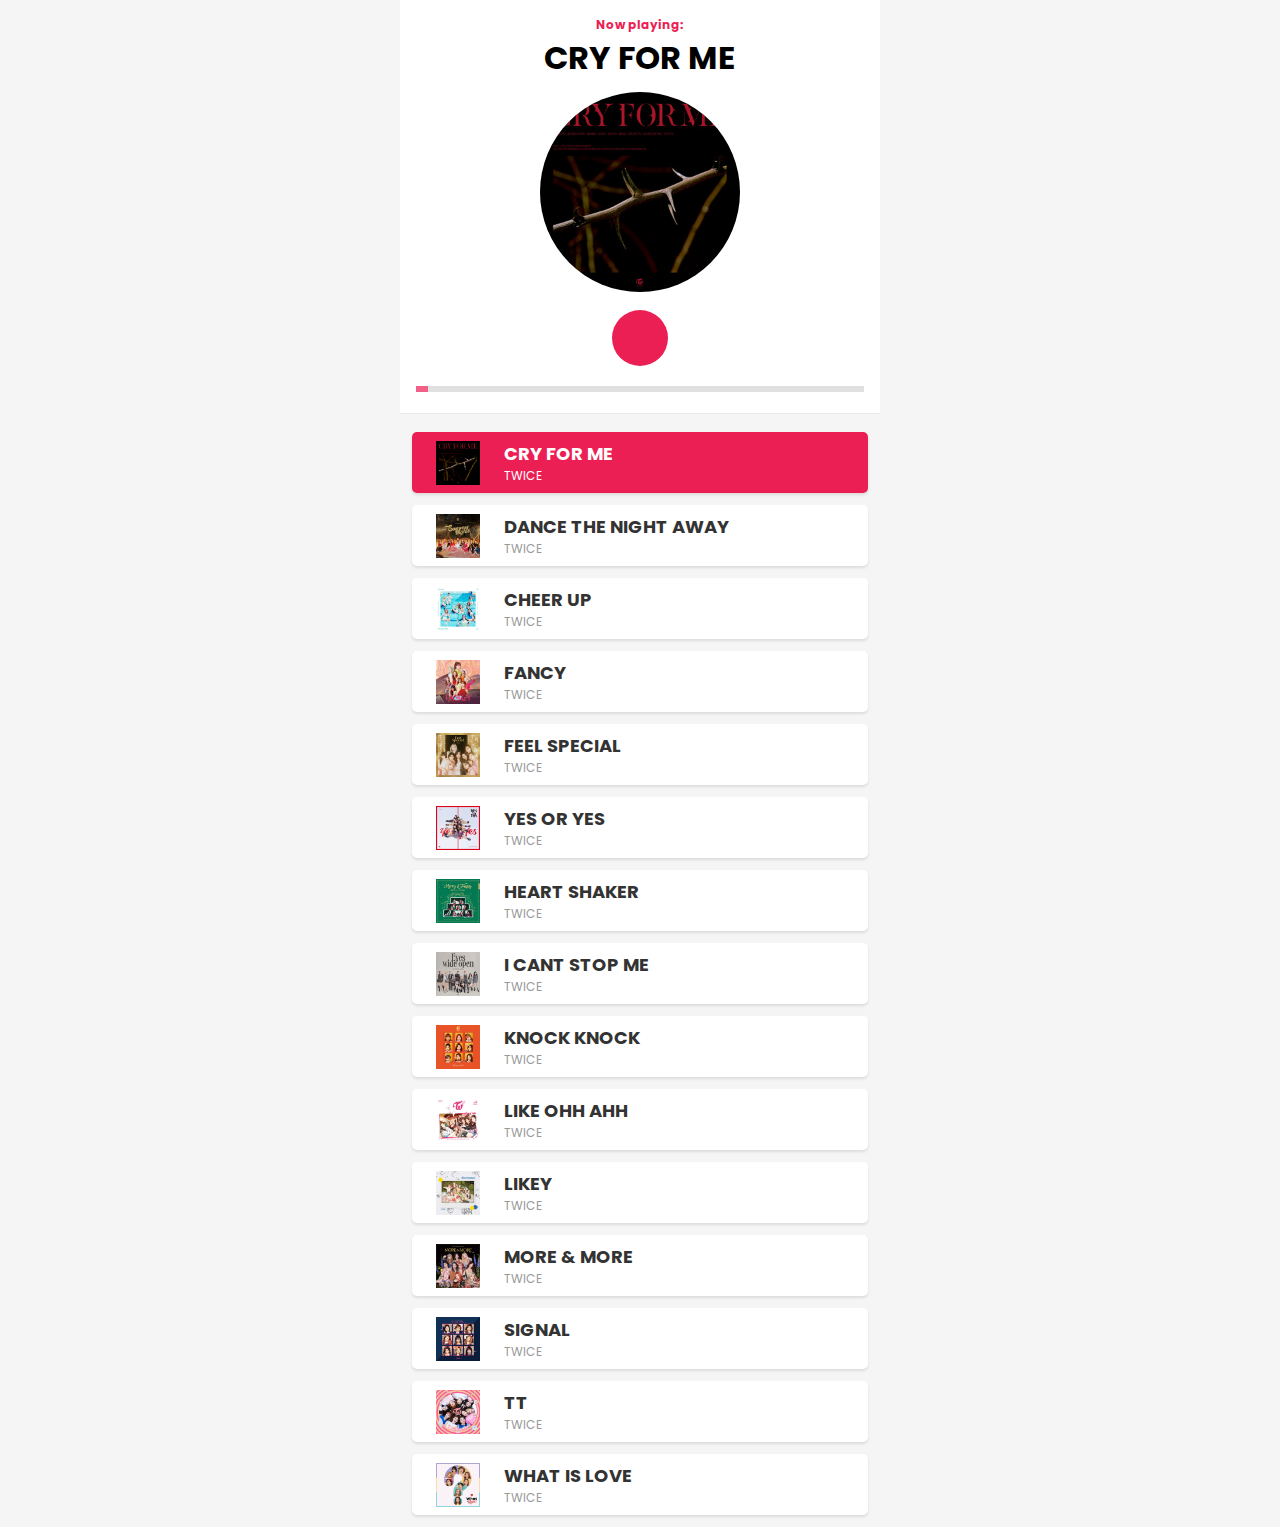
<file: MusicPlayer/index.html>
<!DOCTYPE html>
<html lang="en">
    <head>
        <meta name="viewport" content="width=device-width, initial-scale=1.0">
        <title>Music Player</title>
        <link rel="stylesheet" href="https://cdnjs.cloudflare.com/ajax/libs/font-awesome/5.15.2/css/all.min.css" integrity="sha512-HK5fgLBL+xu6dm/Ii3z4xhlSUyZgTT9tuc/hSrtw6uzJOvgRr2a9jyxxT1ely+B+xFAmJKVSTbpM/CuL7qxO8w==" crossorigin="anonymous" />
        <link rel="preconnect" href="https://fonts.gstatic.com">
        <link href="https://fonts.googleapis.com/css2?family=Poppins:wght@300;400;600&display=swap" rel="stylesheet">
        <link rel="stylesheet" href="style.css">
        
    </head>
    <body>
        <div class="player">
            <div class="dashboard">

                <!--Header-->
                <header>
                    <h4>Now playing:</h4>
                    <h1>TWICE</h1>
                </header>

                <!--CD-->
                <div class="cd">
                    <div class="cd-thumb" style="background-image: url('')">
                    </div>
                </div>

                <!--Control-->
                <div class="control">
                    <div class="btn btn-repeat">
                        <i class="fas fa-redo"></i>
                    </div>
                    <div class="btn btn-prev">
                        <i class="fas fa-step-backward"></i>
                    </div>
                    <div class="btn btn-toggle-play">
                        <i class="fas fa-pause icon-pause"></i>
                        <i class="fas fa-play icon-play"></i>
                    </div>
                    <div class="btn btn-next">
                        <i class="fas fa-step-forward"></i>
                    </div>
                    <div class="btn btn-random">
                        <i class="fas fa-random"></i>
                    </div>
                </div>

                <input id="progress" class="progress" type="range" value="0"
                step="1" min="0" max="100">

                <audio id = "audio" src=""></audio>
            </div>

            <!--Playlist-->
            <div class="playlist">
            </div>
        </div>


        <script>
            const $ = document.querySelector.bind(document);
            const $$ = document.querySelectorAll.bind(document);

            const heading = $('header h1');
            const cdThumb = $('.cd-thumb');
            const audio = $('#audio');

            const cd = $('.cd');

            const player = $('.player');
            const playBtn = $('.btn-toggle-play');

            const progress = $('#progress');
            const nextBtn = $('.btn-next');
            const prevBtn = $('.btn-prev');
            const randomBtn = $('.btn-random');
            const repeatBtn = $('.btn-repeat');

            const playlist = $('.playlist');

            const app = {
                currentIndex: 0,
                isPlaying: false,
                isRandom: false,
                isRepeat: false,
                songs : [
                    {
                        name: 'CRY FOR ME',
                        singer:'TWICE',
                        path:'./assert/music/CryForMe.mp3',
                        image:'./assert/image/CryForMe.jpg'
                    },
                    {
                        name: 'DANCE THE NIGHT AWAY',
                        singer:'TWICE',
                        path:'./assert/music/DTNA.mp3',
                        image:'./assert/image/DTNA.jpg'
                    },
                    {
                        name: 'CHEER UP',
                        singer:'TWICE',
                        path:'./assert/music/CheerUp.mp3',
                        image:'./assert/image/CheerUp.jpg'
                    },
                    {
                        name: 'FANCY',
                        singer:'TWICE',
                        path:'./assert/music/Fancy.mp3',
                        image:'./assert/image/Fancy.jpg'
                    },
                    {
                        name: 'FEEL SPECIAL',
                        singer:'TWICE',
                        path:'./assert/music/FeelSpecial.mp3',
                        image:'./assert/image/FeelSpecial.jpg'
                    },
                    {
                        name: 'YES OR YES',
                        singer:'TWICE',
                        path:'./assert/music/YesOrYes.mp3',
                        image:'./assert/image/YesOrYes.jpg'
                    },
                    {
                        name: 'HEART SHAKER',
                        singer:'TWICE',
                        path:'./assert/music/HeartShaker.mp3',
                        image:'./assert/image/HeartShaker.jpg'
                    },
                    {
                        name: 'I CANT STOP ME',
                        singer:'TWICE',
                        path:'./assert/music/ICSM.mp3',
                        image:'./assert/image/ICSM.jpg'
                    },
                    {
                        name: 'KNOCK KNOCK',
                        singer:'TWICE',
                        path:'./assert/music/KnockKnock.mp3',
                        image:'./assert/image/KnockKnock.jpg'
                    },
                    {
                        name: 'LIKE OHH AHH',
                        singer:'TWICE',
                        path:'./assert/music/LikeOhhAhh.mp3',
                        image:'./assert/image/LikeOhhAhh.jpg'
                    },
                    {
                        name: 'LIKEY',
                        singer:'TWICE',
                        path:'./assert/music/Likey.mp3',
                        image:'./assert/image/Likey.jpg'
                    },
                    {
                        name: 'MORE & MORE',
                        singer:'TWICE',
                        path:'./assert/music/More&More.mp3',
                        image:'./assert/image/More&More.jpg'
                    },
                    {
                        name: 'SIGNAL',
                        singer:'TWICE',
                        path:'./assert/music/Signal.mp3',
                        image:'./assert/image/Signal.jpg'
                    },
                    {
                        name: 'TT',
                        singer:'TWICE',
                        path:'./assert/music/TT.mp3',
                        image:'./assert/image/TT.jpg'
                    },
                    {
                        name: 'WHAT IS LOVE',
                        singer:'TWICE',
                        path:'./assert/music/WhatIsLove.mp3',
                        image:'./assert/image/WhatIsLove.jpg'
                    }
                ],
                render: function(){
                    const htmls = this.songs.map((song, index) =>{
                        return `
                            <div class="song ${index === this.currentIndex ? 'active' : ''}" data-index="${index}">
                                <div class="thumb" style="background-image: url('${song.image}')">
                                </div>
                                <div class="body">
                                    <h3 class="title">${song.name}</h3>
                                    <p class="artist">${song.singer}</p>
                                </div>
                                <div class="option">
                                <i class="fas fa-ellipsis-h"></i>
                                </div>
                            </div>
                        `
                    });
                    playlist.innerHTML = htmls.join('');
                },

                defineProperties: function(){
                    Object.defineProperty(this,'currentSong',{
                        get: function(){
                            return this.songs[this.currentIndex];
                        }
                    })
                },

                handleEvents: function(){
                    const _this = this;
                    const cdWidth = cd.offsetWidth;

                    //Xu ly CD quay va dung
                    const cdThumAnimate = cdThumb.animate([
                        { transform: 'rotate(360deg)'}
                    ],{
                        duration: 25000,
                        iterations: Infinity
                    });

                    cdThumAnimate.pause();
                    
                    //Xu ly phong to / thu nho
                    document.onscroll = function(){
                        const scrollTop = window.screenY || document.documentElement.scrollTop;
                        const newCdWidth = cdWidth - scrollTop;

                        cd.style.width = newCdWidth > 0 ? newCdWidth + 'px' : 0;
                        cd.style.opacity = newCdWidth / cdWidth;
                        
                    }

                    //Xu ly khi click play
                    playBtn.onclick = function() {
                       if(_this.isPlaying){
                            audio.pause();
                       }else{
                            audio.play();
                        }
                    }

                    //Khi bai hat duoc play
                    audio.onplay =  function(){
                        _this.isPlaying = true;
                        player.classList.add('playing');
                        cdThumAnimate.play();
                    }

                    //Khi bai hat bi pause
                    audio.onpause = function(){
                        _this.isPlaying = false;
                        player.classList.remove('playing');
                        cdThumAnimate.pause();
                    }

                    //Khi tien do bai hat thay doi
                    audio.ontimeupdate = function(){
                        if(audio.duration){
                            const progressPercent = Math.floor(audio.currentTime / audio.duration * 100);
                            progress.value = progressPercent;
                        }
                    }

                    //Xu ly khi tua bai hat
                    progress.onchange = function(e){
                        const seekTime = audio.duration / 100 * e.target.value;
                        audio.currentTime = seekTime; 
                    }

                    //Khi next bai hat
                    nextBtn.onclick = function(){
                        if(_this.isRandom){
                            _this.playRandomSong();
                        }else{
                            _this.nextSong();
                        }
                        audio.play();
                        _this.render();
                        _this.scrollToActiveSong();
                    }

                    //Khi prev bai hat
                    prevBtn.onclick = function(){
                        if(_this.isRandom){
                            _this.playRandomSong();
                        }else{
                            _this.prevSong();
                        }
                        audio.play();
                        _this.render();
                        _this.scrollToActiveSong();
                    }

                    //Khi random bai hat
                    randomBtn.onclick = function(){
                        _this.isRandom = !_this.isRandom;
                        randomBtn.classList.toggle('active',_this.isRandom);
                    }

                    //Xu ly next khi bai hat het
                    audio.onended = function() {
                        if(_this.isRepeat){
                            audio.play();
                        }else{
                            nextBtn.click();
                        }                                                
                    }

                    //Khi xu khi phat lai bai hat
                    repeatBtn.onclick = function() {
                        _this.isRepeat = !_this.isRepeat;
                        repeatBtn.classList.toggle('active',_this.isRepeat);
                    }

                    //Xu ly khi nguoi dung click vao playlist
                    playlist.onclick = function(e) {
                        const songNode = e.target.closest('.song:not(.active)');
                        if (songNode || e.target.closest('.option')){
                            //Xu ly khi nguoi dung click vao bai hat
                            if(songNode){
                                _this.currentIndex = Number(songNode.dataset.index);
                                _this.loadCurrentSong();
                                _this.render();
                                audio.play();
                            }
                        }
                    }

                },

                loadCurrentSong: function(){
                    heading.textContent = this.currentSong.name;
                    cdThumb.style.backgroundImage = `url('${this.currentSong.image}')`;
                    audio.src = this.currentSong.path;
                },

                scrollToActiveSong: function(){
                    setTimeout(()=>{
                        $('.song.active').scrollIntoView({
                            behavior: 'smooth',
                            block: 'center',
                        })
                    },200)
                },

                nextSong: function(){
                    this.currentIndex ++;
                    if(this.currentIndex >= this.songs.length){
                        this.currentIndex = 0;
                    }
                    this.loadCurrentSong();
                },

                prevSong: function(){
                    this.currentIndex --;
                    if(this.currentIndex < 0){
                        this.currentIndex = this.songs.length - 1;
                    }
                    this.loadCurrentSong();
                },

                playRandomSong: function(){
                    let newIndex;
                    do{
                        newIndex = Math.floor(Math.random() * this.songs.length);
                    }while(newIndex === this.currentIndex);
                    
                    this.currentIndex = newIndex;
                    this.loadCurrentSong();
                },

                start: function() {
                    //Dinh nghia cac thuoc tinh cho object
                    this.defineProperties();

                    //Lang nghe / xu ly su kien (DOM event)
                    this.render();

                    //Tai thong tin bai hat dau tien vao UI khi chay
                    this.loadCurrentSong();
                    
                    //Render playlist
                    this.handleEvents();
                }
            }

            app.start();
        </script>
    </body>
</html>
</file>
<file: MusicPlayer/style.css>
:root {
    --primary-color: #ec1f55;
    --text-color: #333;
}

* {
    padding: 0;
    margin: 0;
    box-sizing: inherit;
}

body{
    background-color: #f5f5f5;
}

html {
    box-sizing: border-box;
    font-family: "Poppins", sans-serif;
}

.player{
    position: relative;
    max-width: 480px;
    margin: 0 auto;
}

.player .icon-pause {
    display: none;
}

.player.playing .icon-pause{
    display: inline-block;
}

.player.playing .icon-play {
    display: none;
}

.dashboard {
    padding: 16px 16px 14px;
    background-color: #fff;
    position: fixed;
    top: 0;
    width: 100%;
    max-width: 480px;
    border-bottom: 1px solid #ebebeb;
}

/*Header*/

header{
    text-align: center;
    margin-bottom: 10px;
}

header h4 {
    color: var(--primary-color);
    font-size: 12px;
}

header h2 {
    color: var(--text-color);
    font-size: 20px;
}

/*CD*/

.cd {
    display: flex;
    margin: auto;
    width: 200px;
}

.cd-thumb {
    width: 100%;
    padding-top: 100%;
    border-radius: 50%;
    background-color: #333;
    background-size: cover;
    margin: auto;
}

/*Control*/

.control {
    display: flex;
    align-items: center;
    justify-content: space-around;
    padding: 18px 0 8px 0;
}

.control .btn{
    color: #666;
    padding: 18px;
    font-size: 18px;
}

.control .btn.active{
    color: var(--primary-color);
}

.control .btn-toggle-play {
    width: 56px;
    height: 56px;
    border-radius: 50%;
    font-size: 24px;
    color: #fff;
    display: flex;
    align-items: center;
    justify-content: center;
    background-color: var(--primary-color); 
}

.progress {
    width: 100%;
    -webkit-appearance: none;
    height: 6px;
    background-color: #d3d3d3;
    outline: none;
    opacity: 0.7;
    -webkit-transition: 0.2s;
    transition: opacity 0.2s;
}

.progress::-webkit-slider-thumb{
    -webkit-appearance: none;
    appearance: none;
    width: 12px;
    height: 6px;
    background-color: var(--primary-color);
    cursor: pointer;
}

/*Playlist*/
.playlist {
    margin-top: 408px;
    padding: 12px;
}

.song {
    display: flex;
    align-items: center;
    margin-top: 12px;
    background-color: #fff;
    padding: 8px 16px;
    border-radius: 5px;
    box-shadow: 0 2px 3px rgba(0,0,0,0.1);
}

.song.active {
    background-color: var(--primary-color);
}

.song:active {
    opacity: 0.8;
}

.song.active .option,
.song.active .artist,
.song.active .title {
    color: #fff;
}

.song .thumb {
    width: 44px;
    height: 44px;
    background-size: cover;
    margin: 0 8px;
}

.song .body {
    flex: 1;
    padding: 0 16px;
}

.song .title{
    font-size: 18px;
    color: var(--text-color);
}

.song .artist {
    font-size: 12px;
    color: #999;
}

.song .option {
    padding: 16px 8px;
    color: #999;
    font-size: 18px;
}
</file>
